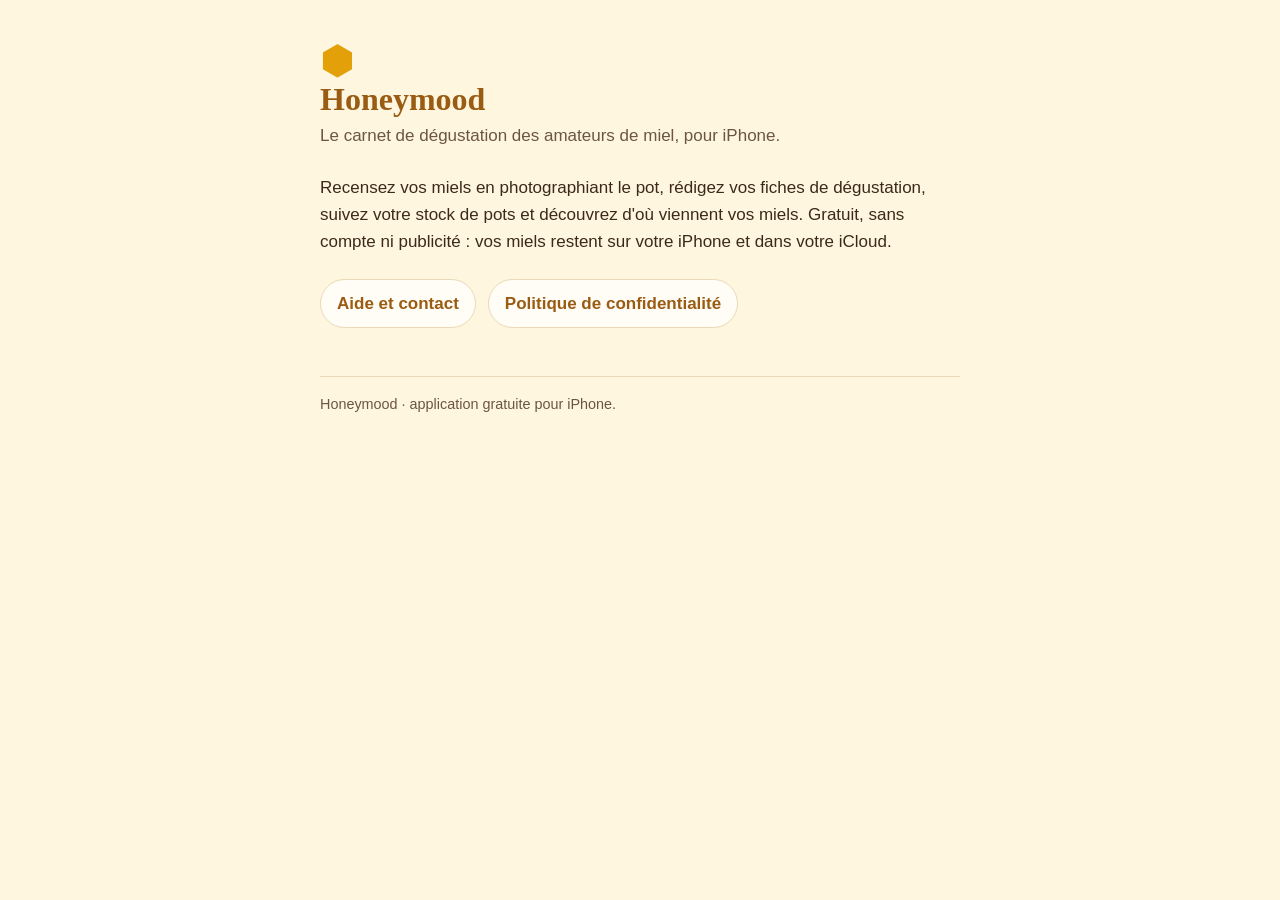
<file: index.html>
<!doctype html>
<html lang="fr">
<head>
<meta charset="utf-8">
<meta name="viewport" content="width=device-width, initial-scale=1">
<title>Honeymood</title>
<link rel="stylesheet" href="style.css">
</head>
<body>
<main>
  <p class="alveole" aria-hidden="true">⬢</p>
  <h1>Honeymood</h1>
  <p class="maj">Le carnet de dégustation des amateurs de miel, pour iPhone.</p>
  <p>Recensez vos miels en photographiant le pot, rédigez vos fiches de dégustation, suivez votre stock de pots et découvrez d'où viennent vos miels. Gratuit, sans compte ni publicité : vos miels restent sur votre iPhone et dans votre iCloud.</p>
  <nav>
    <a href="support.html">Aide et contact</a>
    <a href="confidentialite.html">Politique de confidentialité</a>
  </nav>
  <footer>Honeymood · application gratuite pour iPhone.</footer>
</main>
</body>
</html>
</file>
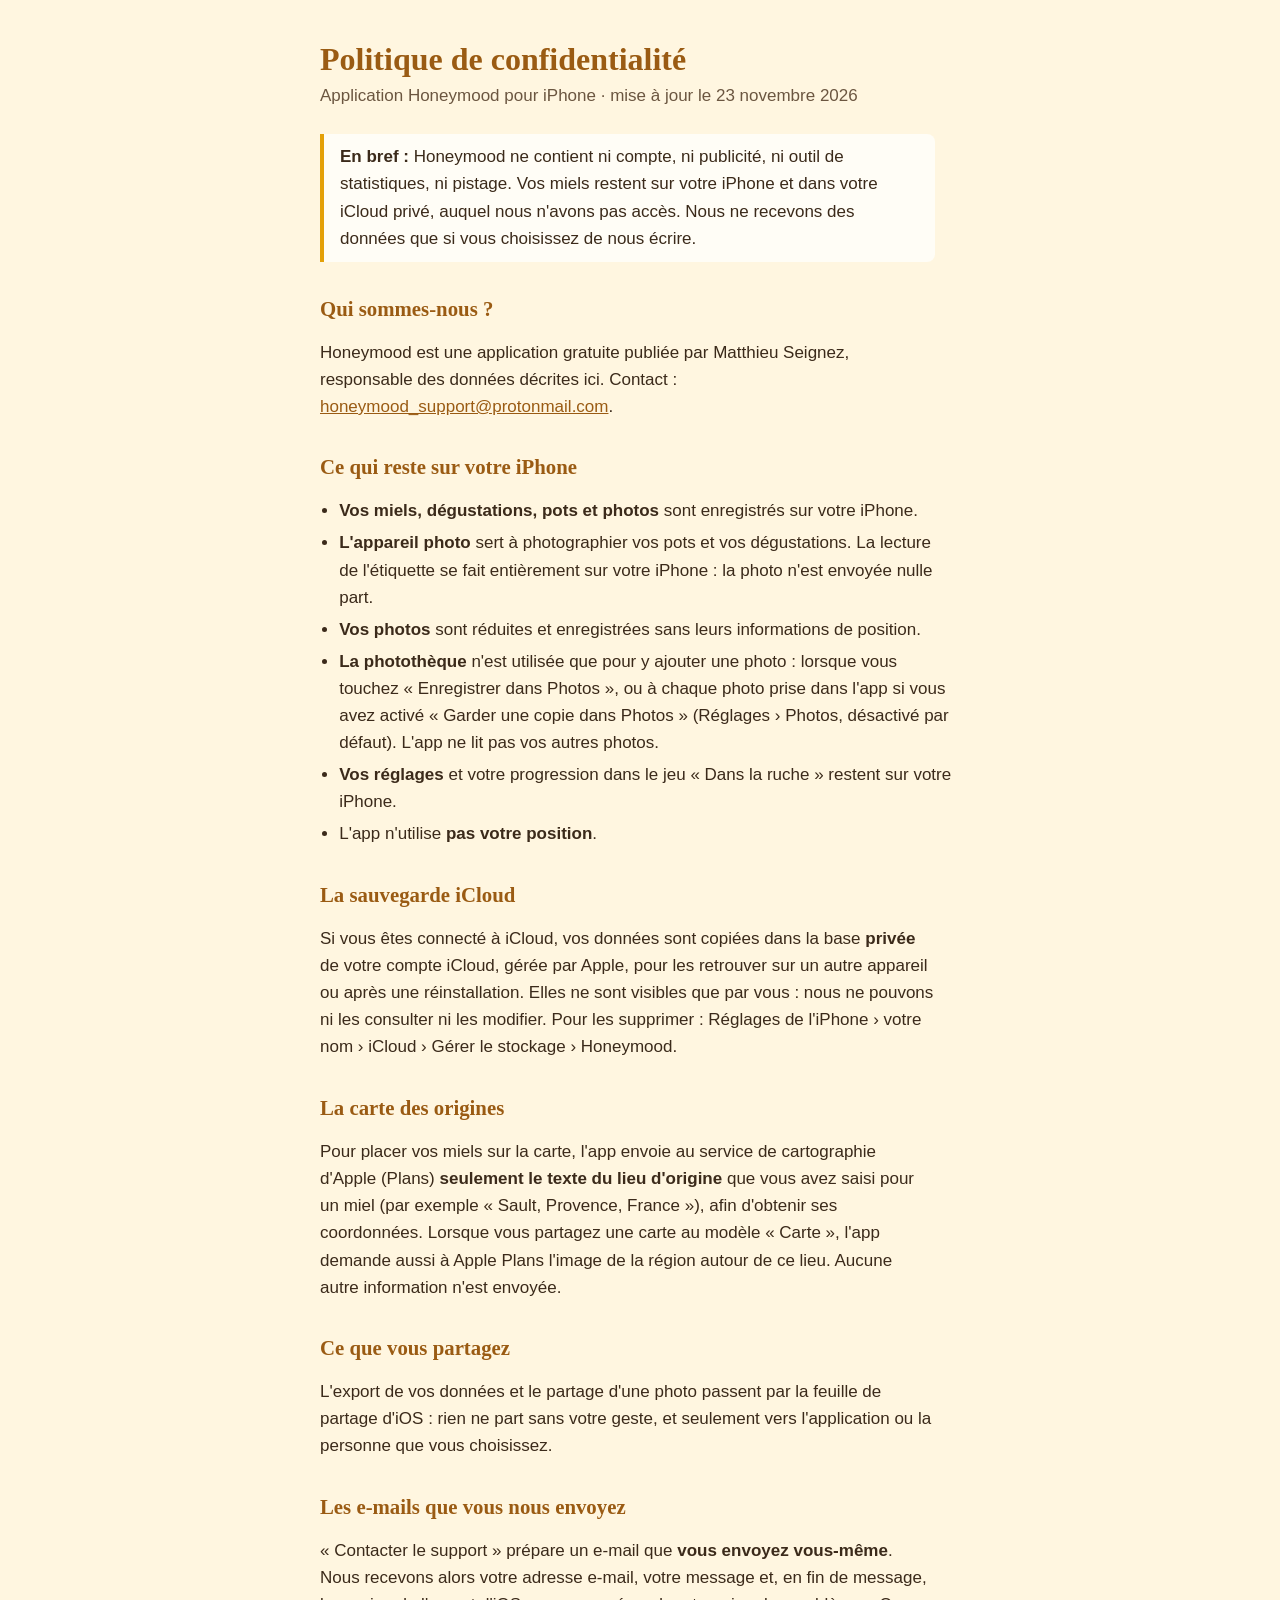
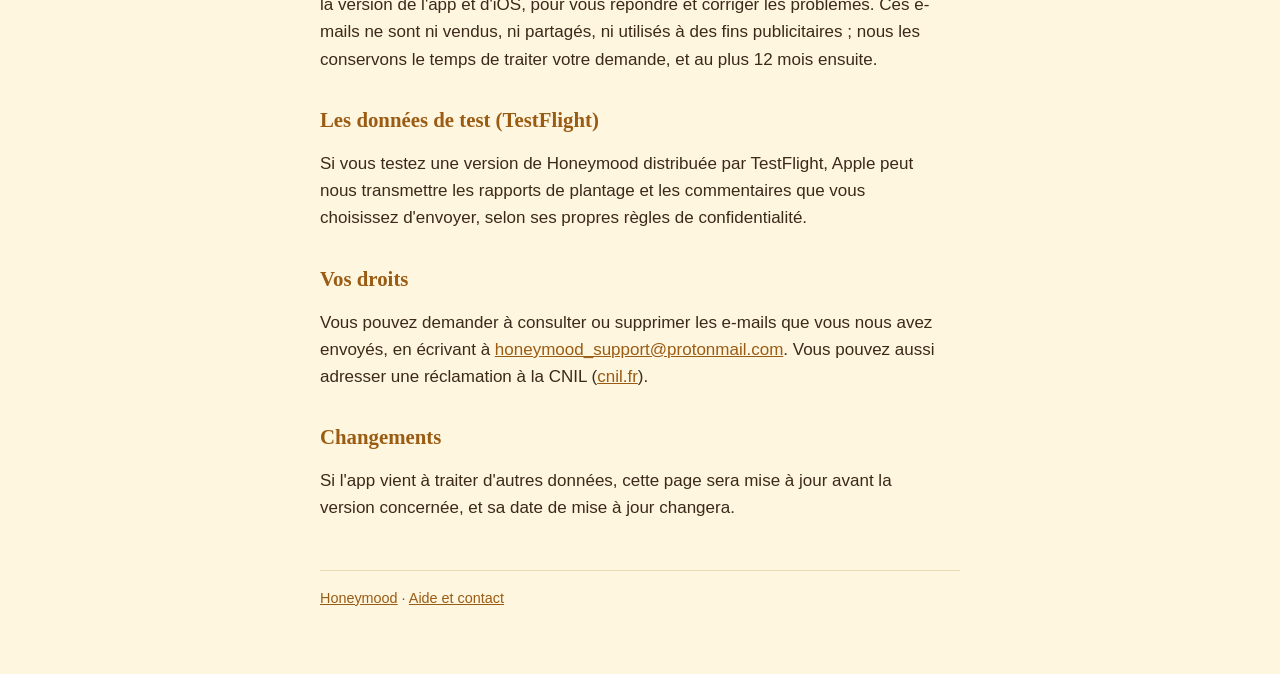
<file: confidentialite.html>
<!doctype html>
<html lang="fr">
<head>
<meta charset="utf-8">
<meta name="viewport" content="width=device-width, initial-scale=1">
<title>Honeymood · Politique de confidentialité</title>
<link rel="stylesheet" href="style.css">
</head>
<body>
<main>
  <h1>Politique de confidentialité</h1>
  <p class="maj">Application Honeymood pour iPhone · mise à jour le 23 novembre 2026</p>

  <p class="resume"><strong>En bref :</strong> Honeymood ne contient ni compte, ni publicité, ni outil de statistiques, ni pistage. Vos miels restent sur votre iPhone et dans votre iCloud privé, auquel nous n'avons pas accès. Nous ne recevons des données que si vous choisissez de nous écrire.</p>

  <h2>Qui sommes-nous ?</h2>
  <p>Honeymood est une application gratuite publiée par Matthieu Seignez, responsable des données décrites ici. Contact : <a href="mailto:honeymood_support@protonmail.com">honeymood_support@protonmail.com</a>.</p>

  <h2>Ce qui reste sur votre iPhone</h2>
  <ul>
    <li><strong>Vos miels, dégustations, pots et photos</strong> sont enregistrés sur votre iPhone.</li>
    <li><strong>L'appareil photo</strong> sert à photographier vos pots et vos dégustations. La lecture de l'étiquette se fait entièrement sur votre iPhone : la photo n'est envoyée nulle part.</li>
    <li><strong>Vos photos</strong> sont réduites et enregistrées sans leurs informations de position.</li>
    <li><strong>La photothèque</strong> n'est utilisée que pour y ajouter une photo : lorsque vous touchez « Enregistrer dans Photos », ou à chaque photo prise dans l'app si vous avez activé « Garder une copie dans Photos » (Réglages › Photos, désactivé par défaut). L'app ne lit pas vos autres photos.</li>
    <li><strong>Vos réglages</strong> et votre progression dans le jeu « Dans la ruche » restent sur votre iPhone.</li>
    <li>L'app n'utilise <strong>pas votre position</strong>.</li>
  </ul>

  <h2>La sauvegarde iCloud</h2>
  <p>Si vous êtes connecté à iCloud, vos données sont copiées dans la base <strong>privée</strong> de votre compte iCloud, gérée par Apple, pour les retrouver sur un autre appareil ou après une réinstallation. Elles ne sont visibles que par vous : nous ne pouvons ni les consulter ni les modifier. Pour les supprimer : Réglages de l'iPhone › votre nom › iCloud › Gérer le stockage › Honeymood.</p>

  <h2>La carte des origines</h2>
  <p>Pour placer vos miels sur la carte, l'app envoie au service de cartographie d'Apple (Plans) <strong>seulement le texte du lieu d'origine</strong> que vous avez saisi pour un miel (par exemple « Sault, Provence, France »), afin d'obtenir ses coordonnées. Lorsque vous partagez une carte au modèle « Carte », l'app demande aussi à Apple Plans l'image de la région autour de ce lieu. Aucune autre information n'est envoyée.</p>

  <h2>Ce que vous partagez</h2>
  <p>L'export de vos données et le partage d'une photo passent par la feuille de partage d'iOS : rien ne part sans votre geste, et seulement vers l'application ou la personne que vous choisissez.</p>

  <h2>Les e-mails que vous nous envoyez</h2>
  <p>« Contacter le support » prépare un e-mail que <strong>vous envoyez vous-même</strong>. Nous recevons alors votre adresse e-mail, votre message et, en fin de message, la version de l'app et d'iOS, pour vous répondre et corriger les problèmes. Ces e-mails ne sont ni vendus, ni partagés, ni utilisés à des fins publicitaires ; nous les conservons le temps de traiter votre demande, et au plus 12 mois ensuite.</p>

  <h2>Les données de test (TestFlight)</h2>
  <p>Si vous testez une version de Honeymood distribuée par TestFlight, Apple peut nous transmettre les rapports de plantage et les commentaires que vous choisissez d'envoyer, selon ses propres règles de confidentialité.</p>

  <h2>Vos droits</h2>
  <p>Vous pouvez demander à consulter ou supprimer les e-mails que vous nous avez envoyés, en écrivant à <a href="mailto:honeymood_support@protonmail.com">honeymood_support@protonmail.com</a>. Vous pouvez aussi adresser une réclamation à la CNIL (<a href="https://www.cnil.fr">cnil.fr</a>).</p>

  <h2>Changements</h2>
  <p>Si l'app vient à traiter d'autres données, cette page sera mise à jour avant la version concernée, et sa date de mise à jour changera.</p>

  <footer><a href="index.html">Honeymood</a> · <a href="support.html">Aide et contact</a></footer>
</main>
</body>
</html>
</file>
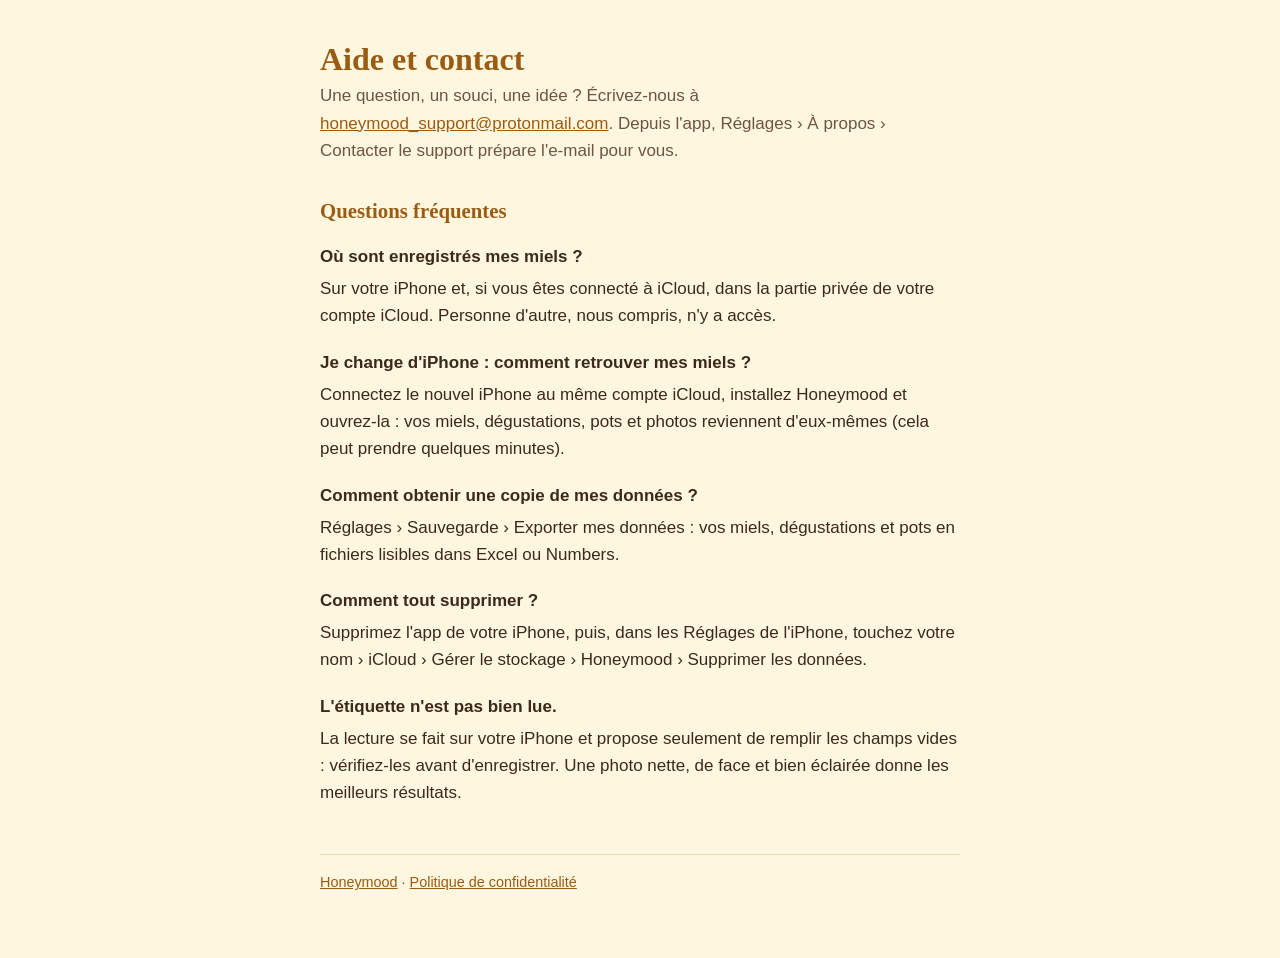
<file: support.html>
<!doctype html>
<html lang="fr">
<head>
<meta charset="utf-8">
<meta name="viewport" content="width=device-width, initial-scale=1">
<title>Honeymood · Aide et contact</title>
<link rel="stylesheet" href="style.css">
</head>
<body>
<main>
  <h1>Aide et contact</h1>
  <p class="maj">Une question, un souci, une idée ? Écrivez-nous à <a href="mailto:honeymood_support@protonmail.com">honeymood_support@protonmail.com</a>. Depuis l'app, Réglages › À propos › Contacter le support prépare l'e-mail pour vous.</p>

  <h2>Questions fréquentes</h2>
  <dl>
    <dt>Où sont enregistrés mes miels ?</dt>
    <dd>Sur votre iPhone et, si vous êtes connecté à iCloud, dans la partie privée de votre compte iCloud. Personne d'autre, nous compris, n'y a accès.</dd>

    <dt>Je change d'iPhone : comment retrouver mes miels ?</dt>
    <dd>Connectez le nouvel iPhone au même compte iCloud, installez Honeymood et ouvrez-la : vos miels, dégustations, pots et photos reviennent d'eux-mêmes (cela peut prendre quelques minutes).</dd>

    <dt>Comment obtenir une copie de mes données ?</dt>
    <dd>Réglages › Sauvegarde › Exporter mes données : vos miels, dégustations et pots en fichiers lisibles dans Excel ou Numbers.</dd>

    <dt>Comment tout supprimer ?</dt>
    <dd>Supprimez l'app de votre iPhone, puis, dans les Réglages de l'iPhone, touchez votre nom › iCloud › Gérer le stockage › Honeymood › Supprimer les données.</dd>

    <dt>L'étiquette n'est pas bien lue.</dt>
    <dd>La lecture se fait sur votre iPhone et propose seulement de remplir les champs vides : vérifiez-les avant d'enregistrer. Une photo nette, de face et bien éclairée donne les meilleurs résultats.</dd>
  </dl>

  <footer><a href="index.html">Honeymood</a> · <a href="confidentialite.html">Politique de confidentialité</a></footer>
</main>
</body>
</html>
</file>
<file: style.css>
/* Honeymood public pages: no external font, image or script (nothing sent to a third party). */
:root { --fond: #FFF6E0; --carte: #FFFDF6; --texte: #3B2A1A; --discret: #6B5640; --accent: #9A5B13; --ambre: #E3A008; --trait: #EAD9B5; }
@media (prefers-color-scheme: dark) {
  :root { --fond: #1E160E; --carte: #2A1F14; --texte: #F3E6CF; --discret: #C9B79A; --accent: #E8B04A; --ambre: #E8B04A; --trait: #4A3A26; color-scheme: dark; }
}
* { box-sizing: border-box; }
body { margin: 0; background: var(--fond); color: var(--texte); font: 17px/1.6 -apple-system, "Helvetica Neue", Arial, sans-serif; }
main { max-width: 42rem; margin: 0 auto; padding: 2.5rem 1rem 4rem; }
h1, h2 { font-family: "New York", Georgia, "Times New Roman", serif; color: var(--accent); line-height: 1.2; }
h1 { font-size: 2rem; margin: 0 0 .25rem; }
h2 { font-size: 1.3rem; margin: 2.2rem 0 .5rem; }
p, li { max-width: 65ch; }
ul { padding-left: 1.2rem; }
li { margin: .3rem 0; }
a { color: var(--accent); }
.maj { color: var(--discret); margin: 0 0 1.5rem; }
.resume { border-left: 4px solid var(--ambre); padding: .6rem 1rem; background: var(--carte); border-radius: 0 8px 8px 0; }
.alveole { font-size: 2.5rem; color: var(--ambre); margin: 0; line-height: 1; }
nav { display: flex; flex-wrap: wrap; gap: .75rem; margin: 1.5rem 0; }
nav a { display: inline-block; padding: .6rem 1rem; border-radius: 999px; background: var(--carte); border: 1px solid var(--trait); text-decoration: none; font-weight: 600; }
dt { font-weight: 600; margin-top: 1.2rem; }
dd { margin: .3rem 0 0; }
footer { margin-top: 3rem; padding-top: 1rem; border-top: 1px solid var(--trait); color: var(--discret); font-size: .9rem; }
</file>
